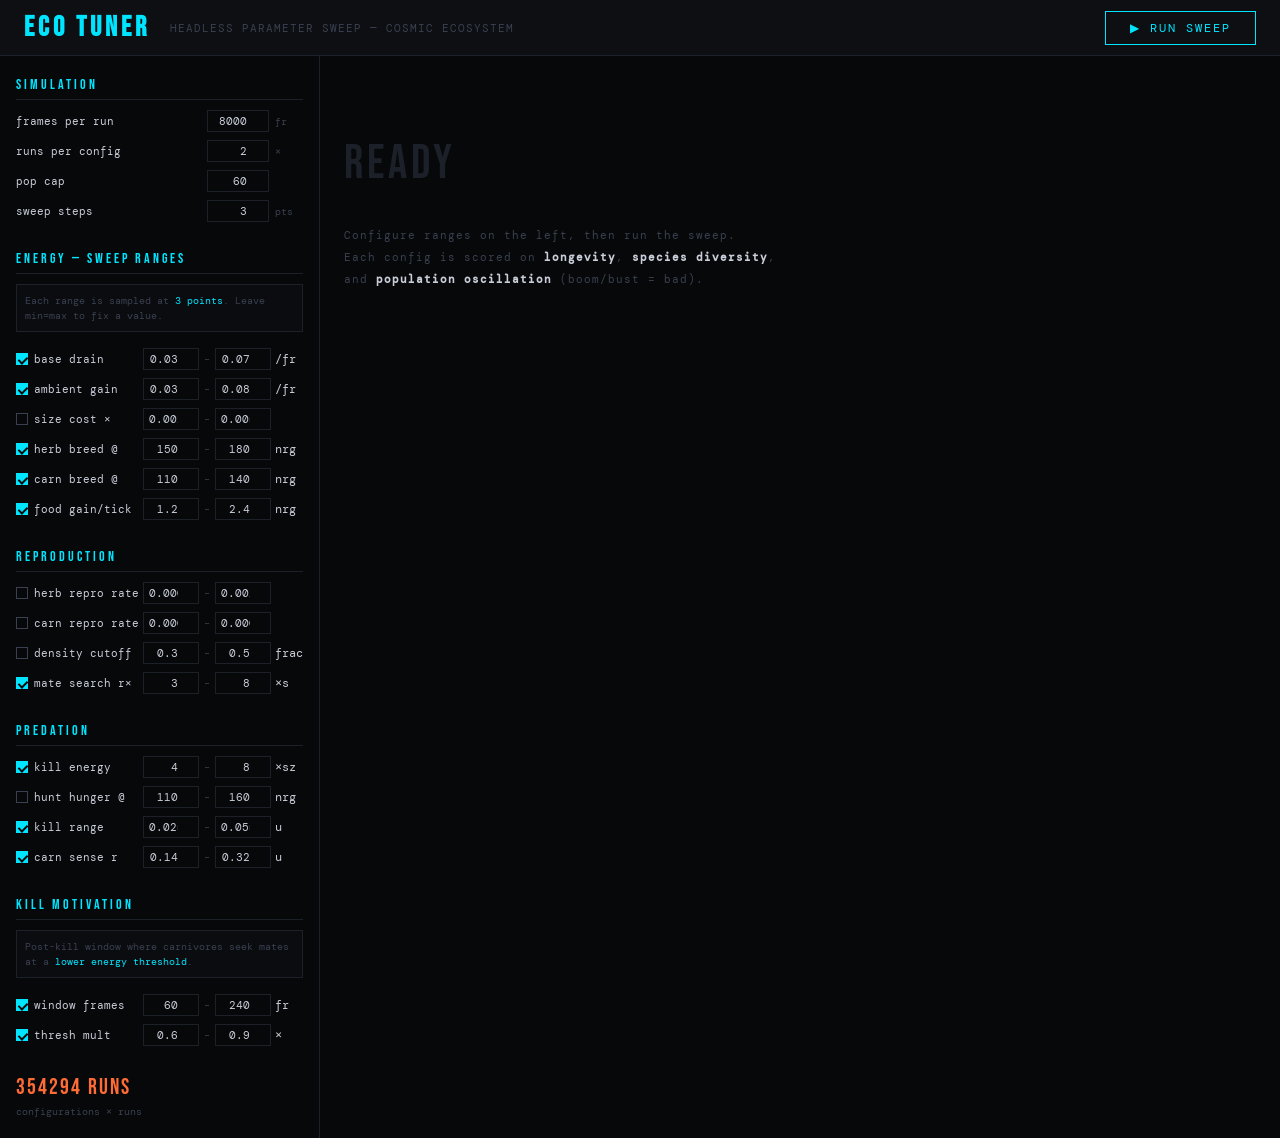
<file: eco-tuner.html>
<!DOCTYPE html>
<html lang="en">
<head>
<meta charset="UTF-8">
<title>ECO TUNER</title>
<link href="https://fonts.googleapis.com/css2?family=DM+Mono:wght@300;400;500&family=Bebas+Neue&display=swap" rel="stylesheet">
<style>
  :root {
    --bg:       #07080a;
    --panel:    #0d0f12;
    --border:   #1c2028;
    --accent:   #00e5ff;
    --warn:     #ff6b35;
    --good:     #39ff14;
    --dim:      #3a4050;
    --text:     #c8cdd8;
    --mono:     'DM Mono', monospace;
    --display:  'Bebas Neue', sans-serif;
  }

  * { box-sizing: border-box; margin: 0; padding: 0; }

  body {
    background: var(--bg);
    color: var(--text);
    font-family: var(--mono);
    font-size: 12px;
    min-height: 100vh;
    display: grid;
    grid-template-rows: 56px 1fr;
    grid-template-columns: 320px 1fr;
    grid-template-areas: "hd hd" "ctrl results";
  }

  /* ── HEADER ── */
  header {
    grid-area: hd;
    border-bottom: 1px solid var(--border);
    display: flex;
    align-items: center;
    padding: 0 24px;
    gap: 20px;
    background: var(--panel);
  }
  header h1 {
    font-family: var(--display);
    font-size: 28px;
    letter-spacing: 4px;
    color: var(--accent);
  }
  header .sub {
    color: var(--dim);
    font-size: 11px;
    letter-spacing: 1px;
  }
  .run-btn {
    margin-left: auto;
    background: none;
    border: 1px solid var(--accent);
    color: var(--accent);
    font-family: var(--mono);
    font-size: 12px;
    letter-spacing: 2px;
    padding: 8px 24px;
    cursor: pointer;
    transition: background 0.15s, color 0.15s;
  }
  .run-btn:hover { background: var(--accent); color: var(--bg); }
  .run-btn:disabled { border-color: var(--dim); color: var(--dim); cursor: default; background: none; }
  .stop-btn {
    background: none;
    border: 1px solid var(--warn);
    color: var(--warn);
    font-family: var(--mono);
    font-size: 12px;
    letter-spacing: 2px;
    padding: 8px 24px;
    cursor: pointer;
    display: none;
  }
  .stop-btn:hover { background: var(--warn); color: var(--bg); }

  /* ── CONTROLS ── */
  #ctrl {
    grid-area: ctrl;
    border-right: 1px solid var(--border);
    overflow-y: auto;
    padding: 20px 16px;
    display: flex;
    flex-direction: column;
    gap: 20px;
  }
  .section-title {
    font-family: var(--display);
    font-size: 14px;
    letter-spacing: 3px;
    color: var(--accent);
    border-bottom: 1px solid var(--border);
    padding-bottom: 6px;
    margin-bottom: 10px;
  }
  .param-row {
    display: grid;
    grid-template-columns: 1fr auto auto;
    align-items: center;
    gap: 6px;
    margin-bottom: 8px;
  }
  .param-label { color: var(--text); font-size: 11px; }
  .param-row input[type=number] {
    width: 62px;
    background: var(--bg);
    border: 1px solid var(--border);
    color: var(--text);
    font-family: var(--mono);
    font-size: 11px;
    padding: 3px 6px;
    text-align: right;
  }
  .param-row input[type=number]:focus { outline: none; border-color: var(--accent); }
  .param-row .unit { color: var(--dim); font-size: 10px; width: 28px; text-align: left; }

  .range-row {
    display: grid;
    grid-template-columns: 1fr auto 8px auto auto;
    align-items: center;
    gap: 4px;
    margin-bottom: 8px;
  }
  .range-row .param-label { font-size: 11px; }
  .range-row input[type=number] {
    width: 56px;
    background: var(--bg);
    border: 1px solid var(--border);
    color: var(--text);
    font-family: var(--mono);
    font-size: 11px;
    padding: 3px 5px;
    text-align: right;
  }
  .range-sep { color: var(--dim); font-size: 10px; text-align: center; }
  .range-row .unit { color: var(--dim); font-size: 10px; }

  .sweep-note {
    font-size: 10px;
    color: var(--dim);
    line-height: 1.5;
    padding: 8px;
    border: 1px solid var(--border);
    background: #0a0c0f;
  }
  .sweep-note span { color: var(--accent); }

  #totalRuns {
    font-family: var(--display);
    font-size: 22px;
    color: var(--warn);
    letter-spacing: 2px;
  }

  /* ── RESULTS ── */
  #results {
    grid-area: results;
    overflow-y: auto;
    padding: 20px 24px;
    display: flex;
    flex-direction: column;
    gap: 16px;
  }

  #progress-bar-wrap {
    display: none;
    flex-direction: column;
    gap: 6px;
  }
  #progress-bar-wrap.active { display: flex; }
  #progress-track {
    height: 2px;
    background: var(--border);
    width: 100%;
  }
  #progress-fill {
    height: 2px;
    background: var(--accent);
    width: 0%;
    transition: width 0.2s;
  }
  #progress-label { font-size: 11px; color: var(--dim); }

  #result-grid {
    display: grid;
    grid-template-columns: repeat(auto-fill, minmax(340px, 1fr));
    gap: 12px;
  }

  .result-card {
    background: var(--panel);
    border: 1px solid var(--border);
    padding: 14px;
    position: relative;
    animation: fadeIn 0.3s ease;
  }
  @keyframes fadeIn { from { opacity:0; transform: translateY(4px); } to { opacity:1; transform:none; } }

  .result-card.rank-1 { border-color: var(--good); }
  .result-card.rank-2 { border-color: var(--accent); }
  .result-card.rank-3 { border-color: #aa88ff; }

  .card-rank {
    font-family: var(--display);
    font-size: 32px;
    position: absolute;
    top: 10px;
    right: 14px;
    opacity: 0.15;
  }
  .rank-1 .card-rank { color: var(--good); opacity: 0.3; }

  .card-score {
    font-family: var(--display);
    font-size: 20px;
    letter-spacing: 2px;
    margin-bottom: 8px;
  }
  .rank-1 .card-score { color: var(--good); }
  .rank-2 .card-score { color: var(--accent); }
  .rank-3 .card-score { color: #aa88ff; }
  .card-score span { font-family: var(--mono); font-size: 10px; color: var(--dim); margin-left: 6px; letter-spacing: 0; }

  .card-metrics {
    display: grid;
    grid-template-columns: 1fr 1fr;
    gap: 4px 16px;
    margin-bottom: 10px;
  }
  .metric { font-size: 10px; }
  .metric .k { color: var(--dim); }
  .metric .v { color: var(--text); }
  .metric .v.good { color: var(--good); }
  .metric .v.warn { color: var(--warn); }

  .card-sparks {
    display: flex;
    gap: 3px;
    margin-bottom: 10px;
    height: 32px;
    align-items: flex-end;
  }
  .spark-bar {
    flex: 1;
    background: var(--dim);
    min-height: 2px;
    transition: background 0.2s;
  }
  .spark-bar.herb  { background: #dd88ff88; }
  .spark-bar.carn  { background: #cc00ff88; }
  .spark-bar.apex  { background: #ff6b3588; }

  .card-params {
    border-top: 1px solid var(--border);
    padding-top: 8px;
    display: flex;
    flex-wrap: wrap;
    gap: 4px;
  }
  .param-tag {
    font-size: 9px;
    padding: 2px 6px;
    background: var(--bg);
    border: 1px solid var(--border);
    color: var(--dim);
    letter-spacing: 0.5px;
  }
  .param-tag.changed { border-color: var(--accent); color: var(--accent); }

  .apply-btn {
    margin-top: 10px;
    width: 100%;
    background: none;
    border: 1px solid var(--dim);
    color: var(--dim);
    font-family: var(--mono);
    font-size: 10px;
    letter-spacing: 1px;
    padding: 5px;
    cursor: pointer;
    transition: all 0.15s;
  }
  .apply-btn:hover { border-color: var(--accent); color: var(--accent); }

  .empty-state {
    color: var(--dim);
    font-size: 11px;
    letter-spacing: 1px;
    line-height: 2;
    padding: 40px 0;
  }
  .empty-state .big {
    font-family: var(--display);
    font-size: 48px;
    letter-spacing: 4px;
    color: var(--border);
    display: block;
    margin-bottom: 12px;
  }

  #copied-toast {
    position: fixed;
    bottom: 24px;
    right: 24px;
    background: var(--accent);
    color: var(--bg);
    font-family: var(--mono);
    font-size: 11px;
    padding: 8px 16px;
    letter-spacing: 1px;
    opacity: 0;
    pointer-events: none;
    transition: opacity 0.2s;
  }
  #copied-toast.show { opacity: 1; }

  .sweep-chk {
    appearance: none; width: 12px; height: 12px;
    border: 1px solid var(--dim); background: var(--bg); cursor: pointer;
    position: relative; flex-shrink: 0;
  }
  .sweep-chk:checked { border-color: var(--accent); background: var(--accent); }
  .sweep-chk:checked::after {
    content: ''; position: absolute; top: 1px; left: 3px;
    width: 4px; height: 7px; border: 2px solid var(--bg);
    border-top: none; border-left: none; transform: rotate(45deg);
  }
  /* dims max input when sweep is off */
  .prow.sweep-off .prow-max, .prow.sweep-off .sep { opacity: .25; pointer-events: none; }
  .prow {
    display: grid;
    grid-template-columns: 14px 1fr 56px 8px 56px 28px;
    align-items: center;
    gap: 4px;
    margin-bottom: 8px;
  }
  .prow input[type=number] {
    background: var(--bg); border: 1px solid var(--border);
    color: var(--text); font-family: var(--mono); font-size: 11px;
    padding: 3px 5px; text-align: right; width: 100%;
  }
  .prow.sweep-off .prow-max,
  .prow.sweep-off .range-sep { opacity: .25; pointer-events: none; }
</style>
</head>
<body>

<header>
  <h1>ECO TUNER</h1>
  <div class="sub">HEADLESS PARAMETER SWEEP — COSMIC ECOSYSTEM</div>
  <button class="run-btn" id="runBtn" onclick="startSweep()">▶ RUN SWEEP</button>
  <button class="stop-btn" id="stopBtn" onclick="stopSweep()">■ STOP</button>
</header>

<div id="ctrl">

  <div>
    <div class="section-title">SIMULATION</div>
    <div class="param-row">
      <span class="param-label">frames per run</span>
      <input type="number" id="simFrames" value="8000" step="1000">
      <span class="unit">fr</span>
    </div>
    <div class="param-row">
      <span class="param-label">runs per config</span>
      <input type="number" id="runsPerConfig" value="2" min="1" max="5">
      <span class="unit">×</span>
    </div>
    <div class="param-row">
      <span class="param-label">pop cap</span>
      <input type="number" id="popCap" value="60" step="5">
      <span class="unit"></span>
    </div>
    <div class="param-row">
      <span class="param-label">sweep steps</span>
      <input type="number" id="sweepSteps" value="3" min="2" max="5">
      <span class="unit">pts</span>
    </div>
  </div>

  <div>
    <div class="section-title">ENERGY — sweep ranges</div>
    <div class="sweep-note">Each range is sampled at <span>3 points</span>. Leave min=max to fix a value.</div>
    <br>
    <div class="prow" id="prow-drain">
      <input type="checkbox" class="sweep-chk" id="sw-drain" checked onchange="toggleSweep('drain')">
      <span class="param-label">base drain</span>
      <input type="number" id="drain-min" value="0.03" step="0.01">
      <span class="range-sep">–</span>
      <input type="number" id="drain-max" value="0.07" step="0.01" class="prow-max">
      <span class="unit">/fr</span>
    </div>
    <div class="prow" id="prow-ambient">
      <input type="checkbox" class="sweep-chk" id="sw-ambient" checked onchange="toggleSweep('ambient')">
      <span class="param-label">ambient gain</span>
      <input type="number" id="ambient-min" value="0.03" step="0.01">
      <span class="range-sep">–</span>
      <input type="number" id="ambient-max" value="0.08" step="0.01" class="prow-max">
      <span class="unit">/fr</span>
    </div>
    <div class="prow" id="prow-sizeCost">
      <input type="checkbox" class="sweep-chk" id="sw-sizeCost" onchange="toggleSweep('sizeCost')">
      <span class="param-label">size cost ×</span>
      <input type="number" id="sizeCost-min" value="0.002" step="0.001">
      <span class="range-sep">–</span>
      <input type="number" id="sizeCost-max" value="0.005" step="0.001" class="prow-max">
      <span class="unit"></span>
    </div>
    <div class="prow" id="prow-herbBT">
      <input type="checkbox" class="sweep-chk" id="sw-herbBT" checked onchange="toggleSweep('herbBT')">
      <span class="param-label">herb breed @</span>
      <input type="number" id="herbBT-min" value="150" step="10">
      <span class="range-sep">–</span>
      <input type="number" id="herbBT-max" value="180" step="10" class="prow-max">
      <span class="unit">nrg</span>
    </div>
    <div class="prow" id="prow-carnBT">
      <input type="checkbox" class="sweep-chk" id="sw-carnBT" checked onchange="toggleSweep('carnBT')">
      <span class="param-label">carn breed @</span>
      <input type="number" id="carnBT-min" value="110" step="10">
      <span class="range-sep">–</span>
      <input type="number" id="carnBT-max" value="140" step="10" class="prow-max">
      <span class="unit">nrg</span>
    </div>
    <div class="prow" id="prow-foodGain">
      <input type="checkbox" class="sweep-chk" id="sw-foodGain" checked onchange="toggleSweep('foodGain')">
      <span class="param-label">food gain/tick</span>
      <input type="number" id="foodGain-min" value="1.2" step="0.2">
      <span class="range-sep">–</span>
      <input type="number" id="foodGain-max" value="2.4" step="0.2" class="prow-max">
      <span class="unit">nrg</span>
    </div>
  </div>

  <div>
    <div class="section-title">REPRODUCTION</div>
    <div class="prow" id="prow-herbRepro">
      <input type="checkbox" class="sweep-chk" id="sw-herbRepro" onchange="toggleSweep('herbRepro')">
      <span class="param-label">herb repro rate</span>
      <input type="number" id="herbRepro-min" value="0.0008" step="0.0002">
      <span class="range-sep">–</span>
      <input type="number" id="herbRepro-max" value="0.0016" step="0.0002" class="prow-max">
      <span class="unit"></span>
    </div>
    <div class="prow" id="prow-carnRepro">
      <input type="checkbox" class="sweep-chk" id="sw-carnRepro" onchange="toggleSweep('carnRepro')">
      <span class="param-label">carn repro rate</span>
      <input type="number" id="carnRepro-min" value="0.0003" step="0.0001">
      <span class="range-sep">–</span>
      <input type="number" id="carnRepro-max" value="0.0009" step="0.0001" class="prow-max">
      <span class="unit"></span>
    </div>
    <div class="prow" id="prow-density">
      <input type="checkbox" class="sweep-chk" id="sw-density" onchange="toggleSweep('density')">
      <span class="param-label">density cutoff</span>
      <input type="number" id="density-min" value="0.3" step="0.05">
      <span class="range-sep">–</span>
      <input type="number" id="density-max" value="0.5" step="0.05" class="prow-max">
      <span class="unit">frac</span>
    </div>
    <div class="prow" id="prow-mateR">
      <input type="checkbox" class="sweep-chk" id="sw-mateR" checked onchange="toggleSweep('mateR')">
      <span class="param-label">mate search r×</span>
      <input type="number" id="mateR-min" value="3" step="0.5">
      <span class="range-sep">–</span>
      <input type="number" id="mateR-max" value="8" step="0.5" class="prow-max">
      <span class="unit">×s</span>
    </div>
  </div>

  <div>
    <div class="section-title">PREDATION</div>
    <div class="prow" id="prow-killMult">
      <input type="checkbox" class="sweep-chk" id="sw-killMult" checked onchange="toggleSweep('killMult')">
      <span class="param-label">kill energy</span>
      <input type="number" id="killMult-min" value="4" step="1">
      <span class="range-sep">–</span>
      <input type="number" id="killMult-max" value="8" step="1" class="prow-max">
      <span class="unit">×sz</span>
    </div>
    <div class="prow" id="prow-huntThresh">
      <input type="checkbox" class="sweep-chk" id="sw-huntThresh" onchange="toggleSweep('huntThresh')">
      <span class="param-label">hunt hunger @</span>
      <input type="number" id="huntThresh-min" value="110" step="10">
      <span class="range-sep">–</span>
      <input type="number" id="huntThresh-max" value="160" step="10" class="prow-max">
      <span class="unit">nrg</span>
    </div>
    <div class="prow" id="prow-killR">
      <input type="checkbox" class="sweep-chk" id="sw-killR" checked onchange="toggleSweep('killR')">
      <span class="param-label">kill range</span>
      <input type="number" id="killR-min" value="0.025" step="0.005">
      <span class="range-sep">–</span>
      <input type="number" id="killR-max" value="0.055" step="0.005" class="prow-max">
      <span class="unit">u</span>
    </div>
    <div class="prow" id="prow-carnSense">
      <input type="checkbox" class="sweep-chk" id="sw-carnSense" checked onchange="toggleSweep('carnSense')">
      <span class="param-label">carn sense r</span>
      <input type="number" id="carnSense-min" value="0.14" step="0.03">
      <span class="range-sep">–</span>
      <input type="number" id="carnSense-max" value="0.32" step="0.03" class="prow-max">
      <span class="unit">u</span>
    </div>
  </div>

  <div>
    <div class="section-title">KILL MOTIVATION</div>
    <div class="sweep-note">Post-kill window where carnivores seek mates at a <span>lower energy threshold</span>.</div>
    <br>
    <div class="prow" id="prow-killMotivF">
      <input type="checkbox" class="sweep-chk" id="sw-killMotivF" checked onchange="toggleSweep('killMotivF')">
      <span class="param-label">window frames</span>
      <input type="number" id="killMotivF-min" value="60" step="30">
      <span class="range-sep">–</span>
      <input type="number" id="killMotivF-max" value="240" step="30" class="prow-max">
      <span class="unit">fr</span>
    </div>
    <div class="prow" id="prow-killMotivM">
      <input type="checkbox" class="sweep-chk" id="sw-killMotivM" checked onchange="toggleSweep('killMotivM')">
      <span class="param-label">thresh mult</span>
      <input type="number" id="killMotivM-min" value="0.6" step="0.1">
      <span class="range-sep">–</span>
      <input type="number" id="killMotivM-max" value="0.9" step="0.1" class="prow-max">
      <span class="unit">×</span>
    </div>
  </div>

  <div>
    <div id="totalRuns">—</div>
    <div style="color:var(--dim);font-size:10px;margin-top:4px">configurations × runs</div>
  </div>

</div>

<div id="results">
  <div class="empty-state" id="emptyState">
    <span class="big">READY</span>
    Configure ranges on the left, then run the sweep.<br>
    Each config is scored on <b style="color:var(--text)">longevity</b>, <b style="color:var(--text)">species diversity</b>,<br>
    and <b style="color:var(--text)">population oscillation</b> (boom/bust = bad).
  </div>
  <div id="progress-bar-wrap">
    <div id="progress-track"><div id="progress-fill"></div></div>
    <div id="progress-label">—</div>
  </div>
  <div id="result-grid"></div>
</div>

<div id="copied-toast">COPIED TO CLIPBOARD</div>

<script>
// ─── HEADLESS SIM ──────────────────────────────────────────────────────────
// A stripped-down version of the ecosystem that runs purely on numbers —
// no canvas, no DOM. Just energy, positions, and the reproduction check.
// Positions are on a 1×1 unit square to keep things simple.

function rnd(a, b) { return a + Math.random() * (b - a); }
function clamp(v, a, b) { return v < a ? a : v > b ? b : v; }

const SPECIES = [
  { key:'jellyfish', diet:'herb', count:6,  reproduce:0.0012, breedCooldown:400,  minBreedAge:300,  litterSize:[1,3] },
  { key:'manta',     diet:'herb', count:6,  reproduce:0.0009, breedCooldown:500,  minBreedAge:400,  litterSize:[1,2] },
  { key:'seahorse',  diet:'herb', count:8,  reproduce:0.0012, breedCooldown:350,  minBreedAge:250,  litterSize:[2,4] },
  { key:'shark',     diet:'carn', count:4,  reproduce:0.0006, breedCooldown:900,  minBreedAge:700,  litterSize:[1,2] },
  { key:'anglerfish',diet:'carn', count:4,  reproduce:0.0006, breedCooldown:800,  minBreedAge:600,  litterSize:[1,2] },
  { key:'leviathan', diet:'apex', count:2,  reproduce:0.0002, breedCooldown:1800, minBreedAge:1200, litterSize:[1,1] },
];

const FOOD_SOURCES = 4; // simulated planets

function runSim(cfg, frames) {
  let idCtr = 0;
  let creatures = [];

  for (const sp of SPECIES) {
    for (let i = 0; i < sp.count; i++) {
      creatures.push({
        id: idCtr++,
        species: sp.key,
        diet: sp.diet,
        x: Math.random(), y: Math.random(),
        vx: rnd(-0.003, 0.003), vy: rnd(-0.003, 0.003),
        size: sp.diet === 'apex' ? 60 : sp.diet === 'carn' ? 22 : 12,
        speed: sp.diet === 'apex' ? 0.004 : sp.diet === 'carn' ? 0.007 : 0.005,
        sense: sp.diet === 'apex' ? cfg.carnSense * 1.6 : sp.diet === 'carn' ? cfg.carnSense : 0.06,
        reproduce: sp.reproduce,
        energy: sp.diet === 'carn' || sp.diet === 'apex' ? 100 : 160,
        age: 0,
        maxAge: rnd(2500, 6000),
        _breedCooldown: 0,
        _recentKill: 0,
        _dead: false,
      });
    }
  }

  const foods = Array.from({length: FOOD_SOURCES}, () => ({
    x: rnd(0.1, 0.9), y: rnd(0.1, 0.9), r: 0.06
  }));

  const snapshots = [];
  let totalBirths = 0, totalDeaths = 0, extinctions = new Set();
  let lastExtinctionFrame = 0;

  for (let f = 0; f < frames; f++) {
    const newChildren = [];

    // ── precompute census once per frame ──────────────────────────────────
    const aliveAll = creatures.filter(x => !x._dead);
    const aliveCount = aliveAll.length;
    const speciesCount = {};
    for (const c of aliveAll) speciesCount[c.species] = (speciesCount[c.species] || 0) + 1;

    for (const c of creatures) {
      if (c._dead) continue;
      c.age++;

      // Energy
      c.energy -= (cfg.baseDrain + c.size * cfg.sizeCost);
      c.energy += cfg.ambient;

      // Herbs: seek nearest food source
      if (c.diet === 'herb') {
        let bestD = Infinity, bx = 0, by = 0;
        for (const f2 of foods) {
          const dx = f2.x - c.x, dy = f2.y - c.y, d = Math.sqrt(dx*dx+dy*dy);
          if (d < bestD) { bestD = d; bx = dx; by = dy; }
        }
        if (bestD < c.sense * 2) {
          const mag = Math.sqrt(bx*bx+by*by) || 1;
          c.vx += (bx/mag*c.speed - c.vx) * 0.12;
          c.vy += (by/mag*c.speed - c.vy) * 0.12;
          if (bestD < 0.07) c.energy += cfg.foodGain;
        } else {
          // Wander at full speed when no food in range
          if (!c._wanderAngle || Math.random() < 0.02) c._wanderAngle = Math.random() * Math.PI * 2;
          c.vx += (Math.cos(c._wanderAngle) * c.speed - c.vx) * 0.08;
          c.vy += (Math.sin(c._wanderAngle) * c.speed - c.vy) * 0.08;
        }
      }

      // Carns/apex: seek and kill prey
      if (c.diet === 'carn' || c.diet === 'apex') {
        let bestD = Infinity, target = null;
        for (const o of creatures) {
          if (o._dead || o === c) continue;
          const isPrey = (c.diet==='carn' && o.diet==='herb') ||
                         (c.diet==='apex' && (o.diet==='herb' || o.diet==='carn'));
          if (!isPrey) continue;
          const dx=o.x-c.x, dy=o.y-c.y, d=Math.sqrt(dx*dx+dy*dy);
          if (d < c.sense && d < bestD) { bestD=d; target=o; }
        }
        if (target) {
          const dx=target.x-c.x, dy=target.y-c.y, mag=Math.sqrt(dx*dx+dy*dy) || 1;
          c.vx += (dx/mag*c.speed - c.vx) * 0.12;
          c.vy += (dy/mag*c.speed - c.vy) * 0.12;
          if (bestD < cfg.killR) {
            c.energy += target.size * cfg.killMult * (1 + c.size*0.02);
            target._dead = true;
            totalDeaths++;
            c._recentKill = cfg.killMotivationFrames;
          }
        } else {
          // Patrol at full speed when no prey in range — avoids clustering at spawn
          if (!c._wanderAngle || Math.random() < 0.015) c._wanderAngle = Math.random() * Math.PI * 2;
          c.vx += (Math.cos(c._wanderAngle) * c.speed - c.vx) * 0.08;
          c.vy += (Math.sin(c._wanderAngle) * c.speed - c.vy) * 0.08;
        }
      }

      // Clamp speed + move
      const spd = Math.sqrt(c.vx*c.vx + c.vy*c.vy);
      if (spd > c.speed) { c.vx=c.vx/spd*c.speed; c.vy=c.vy/spd*c.speed; }
      c.x = clamp(c.x + c.vx, 0, 1);
      c.y = clamp(c.y + c.vy, 0, 1);

      if (c.age > c.maxAge || c.energy <= 0) { c._dead = true; totalDeaths++; continue; }

      if (c._recentKill > 0) c._recentKill--;
      if (c._breedCooldown > 0) c._breedCooldown--;

      // Reproduction
      const sp = SPECIES.find(s => s.key === c.species);
      const baseThresh = c.diet === 'herb' ? cfg.herbBreedThresh : cfg.carnBreedThresh;
      const energyThresh = (c._recentKill > 0 && c.diet !== 'herb')
        ? baseThresh * cfg.killMotivationThreshMult
        : baseThresh;

      const speciesFrac = (speciesCount[c.species] || 0) / (aliveCount || 1);
      const densityOk = speciesFrac <= cfg.densityCutoff;

      const canBreed = c.age >= sp.minBreedAge
        && c._breedCooldown <= 0
        && c.energy > energyThresh
        && densityOk;

      if (canBreed) {
        let mateFound = null;
        for (const o of creatures) {
          if (o._dead || o===c || o.species!==c.species || o._breedCooldown>0) continue;
          const dx=o.x-c.x, dy=o.y-c.y, d=Math.sqrt(dx*dx+dy*dy);
          if (d < c.sense * cfg.mateR && o.energy > energyThresh * 0.7) { mateFound=o; break; }
        }
        if (mateFound && Math.random() < c.reproduce && aliveCount < cfg.popCap) {
          const [litMin, litMax] = sp.litterSize;
          const litter = litMin + Math.floor(Math.random() * (litMax - litMin + 1));
          c.energy *= Math.max(0.35, 1 - litter*0.15);
          mateFound.energy *= Math.max(0.40, 1 - litter*0.12);
          c._breedCooldown = sp.breedCooldown;
          mateFound._breedCooldown = sp.breedCooldown;
          for (let li=0; li<litter; li++) {
            newChildren.push({
              id: idCtr++,
              species: c.species, diet: c.diet,
              x: c.x+rnd(-0.02,0.02), y: c.y+rnd(-0.02,0.02),
              vx: rnd(-0.002,0.002), vy: rnd(-0.002,0.002),
              size: c.size, speed: c.speed, sense: c.sense,
              reproduce: clamp(c.reproduce + rnd(-0.0001,0.0001), 0.00003, 0.0015),
              energy: c.diet==='herb' ? 160 : 100,
              age: 0, maxAge: rnd(2500,6000), _breedCooldown: 0, _recentKill: 0, _dead: false,
            });
            totalBirths++;
          }
        }
      }
    }

    creatures = creatures.filter(x => !x._dead).concat(newChildren);

    if (f % 200 === 0) {
      const alive = creatures.filter(x => !x._dead);
      const snap = { f, total: alive.length, herb:0, carn:0, apex:0 };
      for (const c of alive) snap[c.diet]++;
      snapshots.push(snap);

      for (const sp of SPECIES) {
        if (!extinctions.has(sp.key) && alive.filter(x=>x.species===sp.key).length === 0) {
          extinctions.add(sp.key);
          lastExtinctionFrame = f;
        }
      }
    }

    if (creatures.length === 0) break;
  }

  return { snapshots, extinctions: [...extinctions], lastExtinctionFrame, totalBirths, totalDeaths, finalPop: creatures.length };
}

// ─── SCORING ───────────────────────────────────────────────────────────────
function score(result, frames) {
  const { snapshots, extinctions, lastExtinctionFrame, finalPop } = result;
  if (snapshots.length < 3) return 0;

  // Longevity: did all three diet types survive to the end?
  const lastSnap = snapshots[snapshots.length-1];
  const dietsSurvived = (lastSnap.herb>0?1:0)+(lastSnap.carn>0?1:0)+(lastSnap.apex>0?1:0);
  const longevityScore = (dietsSurvived / 3) * 40;

  // Diversity: species count at end
  // Approximate from final snapshot diet ratios — fuller sim would track per-species
  const diversityScore = (extinctions.length === 0 ? 20 : Math.max(0, 20 - extinctions.length*5));

  // Oscillation: good oscillation = variance in total pop, bad = crash to 0
  const pops = snapshots.map(s=>s.total);
  const mean = pops.reduce((a,b)=>a+b,0)/pops.length;
  const variance = pops.reduce((a,b)=>a+(b-mean)**2,0)/pops.length;
  const cv = mean > 0 ? Math.sqrt(variance)/mean : 0; // coefficient of variation
  // Sweet spot: CV around 0.3-0.5 = healthy oscillation. <0.1 = stagnant. >0.8 = crash.
  const oscScore = cv < 0.05 ? 5 : cv < 0.15 ? 15 : cv < 0.5 ? 25 : cv < 0.8 ? 15 : 5;

  // Stability: penalise late extinctions
  const stabilityScore = lastExtinctionFrame > frames*0.7 ? -10 :
                         lastExtinctionFrame > frames*0.4 ? -5 : 0;

  return Math.max(0, longevityScore + diversityScore + oscScore + stabilityScore);
}

// ─── SWEEP LOGIC ───────────────────────────────────────────────────────────
let sweepRunning = false, sweepStop = false;

function linspace(min, max, n) {
  if (n === 1 || min === max) return [min];
  const step = (max-min)/(n-1);
  return Array.from({length:n}, (_,i) => +(min+i*step).toPrecision(4));
}

function getVals(key) {
  const swept = document.getElementById('sw-' + key)?.checked ?? false;
  const n   = swept ? +document.getElementById('sweepSteps').value : 1;
  const min = +document.getElementById(key + '-min').value;
  const max = swept ? +document.getElementById(key + '-max').value : min;
  return linspace(min, max, n);
}

function buildConfigs() {
  const PARAMS = [
    ['drain',      'baseDrain'],
    ['ambient',    'ambient'],
    ['sizeCost',   'sizeCost'],
    ['herbBT',     'herbBreedThresh'],
    ['carnBT',     'carnBreedThresh'],
    ['foodGain',   'foodGain'],
    ['herbRepro',  'herbReproRate'],
    ['carnRepro',  'carnReproRate'],
    ['density',    'densityCutoff'],
    ['mateR',      'mateR'],
    ['killMult',   'killMult'],
    ['huntThresh', 'huntThresh'],
    ['killR',      'killR'],
    ['carnSense',  'carnSense'],
    ['killMotivF', 'killMotivationFrames'],
    ['killMotivM', 'killMotivationThreshMult'],
  ];

  const arrays = PARAMS.map(([key]) => getVals(key));
  const configs = [];

  function rec(i, cur) {
    if (i === arrays.length) {
      configs.push({ ...cur, popCap: +document.getElementById('popCap').value });
      return;
    }
    for (const v of arrays[i]) rec(i + 1, { ...cur, [PARAMS[i][1]]: v });
  }
  rec(0, {});
  //console.log(configs)
  return configs;
}

function toggleSweep(key) {
  const chk = document.getElementById('sw-'+key);
  document.getElementById('prow-'+key).classList.toggle('sweep-off', !chk.checked);
  updateTotalRuns();
}

function updateTotalRuns() {
  const configs = buildConfigs();
  const runs = configs.length * +document.getElementById('runsPerConfig').value;
  document.getElementById('totalRuns').textContent = runs + ' runs';
}

// Wire up live count
document.querySelectorAll('input').forEach(el => el.addEventListener('input', updateTotalRuns));
updateTotalRuns();

async function startSweep() {
  sweepStop = false;
  sweepRunning = true;
  document.getElementById('runBtn').disabled = true;
  document.getElementById('stopBtn').style.display = 'inline-block';
  document.getElementById('emptyState').style.display = 'none';
  document.getElementById('result-grid').innerHTML = '';
  document.getElementById('progress-bar-wrap').classList.add('active');

  const configs = buildConfigs();
  const runsPerConfig = +document.getElementById('runsPerConfig').value;
  const frames = +document.getElementById('simFrames').value;
  const total = configs.length * runsPerConfig;
  let done = 0;

  const results = [];

  for (const cfg of configs) {
    if (sweepStop) break;

    let totalScore = 0;
    let combinedSnapshots = null;
    let combinedExtinctions = new Set();
    let combinedBirths = 0, combinedDeaths = 0, combinedFinal = 0;

    for (let r = 0; r < runsPerConfig; r++) {
      if (sweepStop) break;

      // Yield to browser between sims
      await new Promise(res => setTimeout(res, 0));

      const result = runSim(cfg, frames);
      totalScore += score(result, frames);
      combinedBirths += result.totalBirths;
      combinedDeaths += result.totalDeaths;
      combinedFinal  += result.finalPop;
      result.extinctions.forEach(e => combinedExtinctions.add(e));

      if (!combinedSnapshots) {
        combinedSnapshots = result.snapshots;
      } else {
        // Average snapshot totals across runs
        combinedSnapshots = combinedSnapshots.map((s,i) => ({
          ...s,
          total: Math.round((s.total + (result.snapshots[i]?.total??0))/2),
          herb:  Math.round((s.herb  + (result.snapshots[i]?.herb??0))/2),
          carn:  Math.round((s.carn  + (result.snapshots[i]?.carn??0))/2),
          apex:  Math.round((s.apex  + (result.snapshots[i]?.apex??0))/2),
        }));
      }

      done++;
      const pct = (done/total*100).toFixed(0);
      document.getElementById('progress-fill').style.width = pct+'%';
      document.getElementById('progress-label').textContent = `${done} / ${total} runs — config ${configs.indexOf(cfg)+1}/${configs.length}`;
    }

    results.push({
      cfg,
      avgScore: totalScore / runsPerConfig,
      snapshots: combinedSnapshots || [],
      extinctions: [...combinedExtinctions],
      births: combinedBirths,
      deaths: combinedDeaths,
      finalPop: Math.round(combinedFinal / runsPerConfig),
    });
  }

  // Sort by score
  results.sort((a,b) => b.avgScore - a.avgScore);
  renderResults(results, configs[0]);

  sweepRunning = false;
  document.getElementById('runBtn').disabled = false;
  document.getElementById('stopBtn').style.display = 'none';
  document.getElementById('progress-label').textContent = `Complete — ${results.length} configs evaluated`;
}

function stopSweep() {
  sweepStop = true;
}

// ─── RENDER ────────────────────────────────────────────────────────────────
const DEFAULTS = {
  baseDrain:0.04, ambient:0.06, sizeCost:0.003, herbBreedThresh:170,
  carnBreedThresh:130, foodGain:25, herbReproRate:100, carnReproRate:140,
  densityCutoff:0.4, mateR:5, killMult:6, huntThresh:130, 
  killR:0.035, carnSense:0.22, killMotivationFrames:120, killMotivationThreshMult:0.75
};

function renderResults(results, firstCfg) {
  const grid = document.getElementById('result-grid');
  grid.innerHTML = '';

  results.slice(0, 24).forEach((r, i) => {
    const rankClass = i===0?'rank-1':i===1?'rank-2':i===2?'rank-3':'';
    const lastSnap = r.snapshots[r.snapshots.length-1] || {herb:0,carn:0,apex:0,total:0};
    const maxPop = Math.max(...r.snapshots.map(s=>s.total), 1);

    // Sparkline bars
    const bars = r.snapshots.slice(-20).map(s => `
      <div class="spark-bar herb" style="height:${Math.round(s.herb/maxPop*30)+2}px" title="herb ${s.herb}"></div>
      <div class="spark-bar carn" style="height:${Math.round(s.carn/maxPop*30)+2}px" title="carn ${s.carn}"></div>
      <div class="spark-bar apex" style="height:${Math.round(s.apex/maxPop*30)+2}px" title="apex ${s.apex}"></div>
    `).join('');

    // Param tags — highlight changed ones
    const tags = Object.entries(r.cfg).filter(([k])=>k!=='popCap').map(([k,v]) => {
      const changed = DEFAULTS[k] !== undefined && Math.abs(DEFAULTS[k]-v)/Math.max(DEFAULTS[k],0.0001) > 0.05;
      return `<span class="param-tag ${changed?'changed':''}">${k.replace(/([A-Z])/g,' $1').toLowerCase()}=${typeof v==='number'&&v<0.01?v.toExponential(1):v}</span>`;
    }).join('');

    const herbOk = lastSnap.herb > 0 ? 'good' : 'warn';
    const carnOk = lastSnap.carn > 0 ? 'good' : 'warn';
    const apexOk = lastSnap.apex > 0 ? 'good' : 'warn';

    const card = document.createElement('div');
    card.className = `result-card ${rankClass}`;
    card.innerHTML = `
      <div class="card-rank">#${i+1}</div>
      <div class="card-score">${r.avgScore.toFixed(1)}<span>/ 85 pts</span></div>
      <div class="card-metrics">
        <div class="metric"><span class="k">herb final </span><span class="v ${herbOk}">${lastSnap.herb}</span></div>
        <div class="metric"><span class="k">carn final </span><span class="v ${carnOk}">${lastSnap.carn}</span></div>
        <div class="metric"><span class="k">apex final </span><span class="v ${apexOk}">${lastSnap.apex}</span></div>
        <div class="metric"><span class="k">extinctions </span><span class="v ${r.extinctions.length>0?'warn':'good'}">${r.extinctions.length}</span></div>
        <div class="metric"><span class="k">births </span><span class="v">${r.births}</span></div>
        <div class="metric"><span class="k">deaths </span><span class="v">${r.deaths}</span></div>
      </div>
      <div class="card-sparks">${bars}</div>
      <div class="card-params">${tags}</div>
      <button class="apply-btn" onclick="copyConfig(${i})">COPY CONFIG TO CLIPBOARD</button>
    `;
    grid.appendChild(card);
  });

  // Store for copy
  window._lastResults = results;
}



function copyConfig(i) {
  const r = window._lastResults[i];
  const cfg = r.cfg;
  const lines = [
    `// ECO TUNER result #${i+1} — score ${r.avgScore.toFixed(1)}`,
    `// Paste these values into eco-creatures.js`,
    ``,
    `// ── ENERGY ──────────────────────────────────────────────`,
    `// In updateCreature energy section:`,
    `c.energy -= (${cfg.baseDrain} + c.size * ${cfg.sizeCost}) * nightMult;`,
    `c.energy += ${cfg.ambient} * godMode.foodMult;`,
    ``,
    `// Food gain per tick (on food tile):`,
    `c.energy += ${cfg.foodGain};`,
    ``,
    `// ── REPRODUCTION ────────────────────────────────────────`,
    `// Breed thresholds:`,
    `const energyThresh = c.diet==='herb' ? ${cfg.herbBreedThresh} : (c._recentKill > 0 ? ${(cfg.carnBreedThresh * cfg.killMotivationThreshMult).toFixed(0)} : ${cfg.carnBreedThresh});`,
    `// Repro rates (herb / carn):`,
    `const reproRate = c.diet==='herb' ? ${cfg.herbReproRate} : ${cfg.carnReproRate};`,
    `// Density cutoff:`,
    `const densityPenalty = speciesFrac > ${cfg.densityCutoff} ? 0.4 : 1.0;`,
    `// Mate search radius multiplier:`,
    `const mateSearchRadius = c.size * ${cfg.mateSearchRadius};`,
    ``,
    `// ── PREDATION ───────────────────────────────────────────`,
    `// Kill energy gain:`,
    `c.energy += p.size * ${cfg.killMult} * (1 + c.size*0.02);`,
    `// Hunt hunger threshold:`,
    `const hungerThresh = ${cfg.huntThresh};`,
    `// Kill range:`,
    `const killRange = ${cfg.killRange};`,
    `// Carnivore sense radius:`,
    `const carnSenseRadius = ${cfg.carnSenseRadius};`,
    ``,
    `// ── KILL MOTIVATION ─────────────────────────────────────`,
    `// Post-kill window + threshold multiplier:`,
    `c._recentKill = ${cfg.killMotivationFrames};`,
    `// (thresh mult ${cfg.killMotivationThreshMult} already applied to carnBreedThresh above)`,
    ``,
    `// In spawnCreature non-heritable state section:`,
    `_recentKill: 0,`,
    ``,
    `// Near top of updateCreature (after age++):`,
    `if (c._recentKill > 0) c._recentKill--;`,
  ].join('\n');

  navigator.clipboard.writeText(lines).then(() => {
    const toast = document.getElementById('copied-toast');
    toast.classList.add('show');
    setTimeout(() => toast.classList.remove('show'), 2000);
  });
}
</script>

</body>
</html>
</file>
